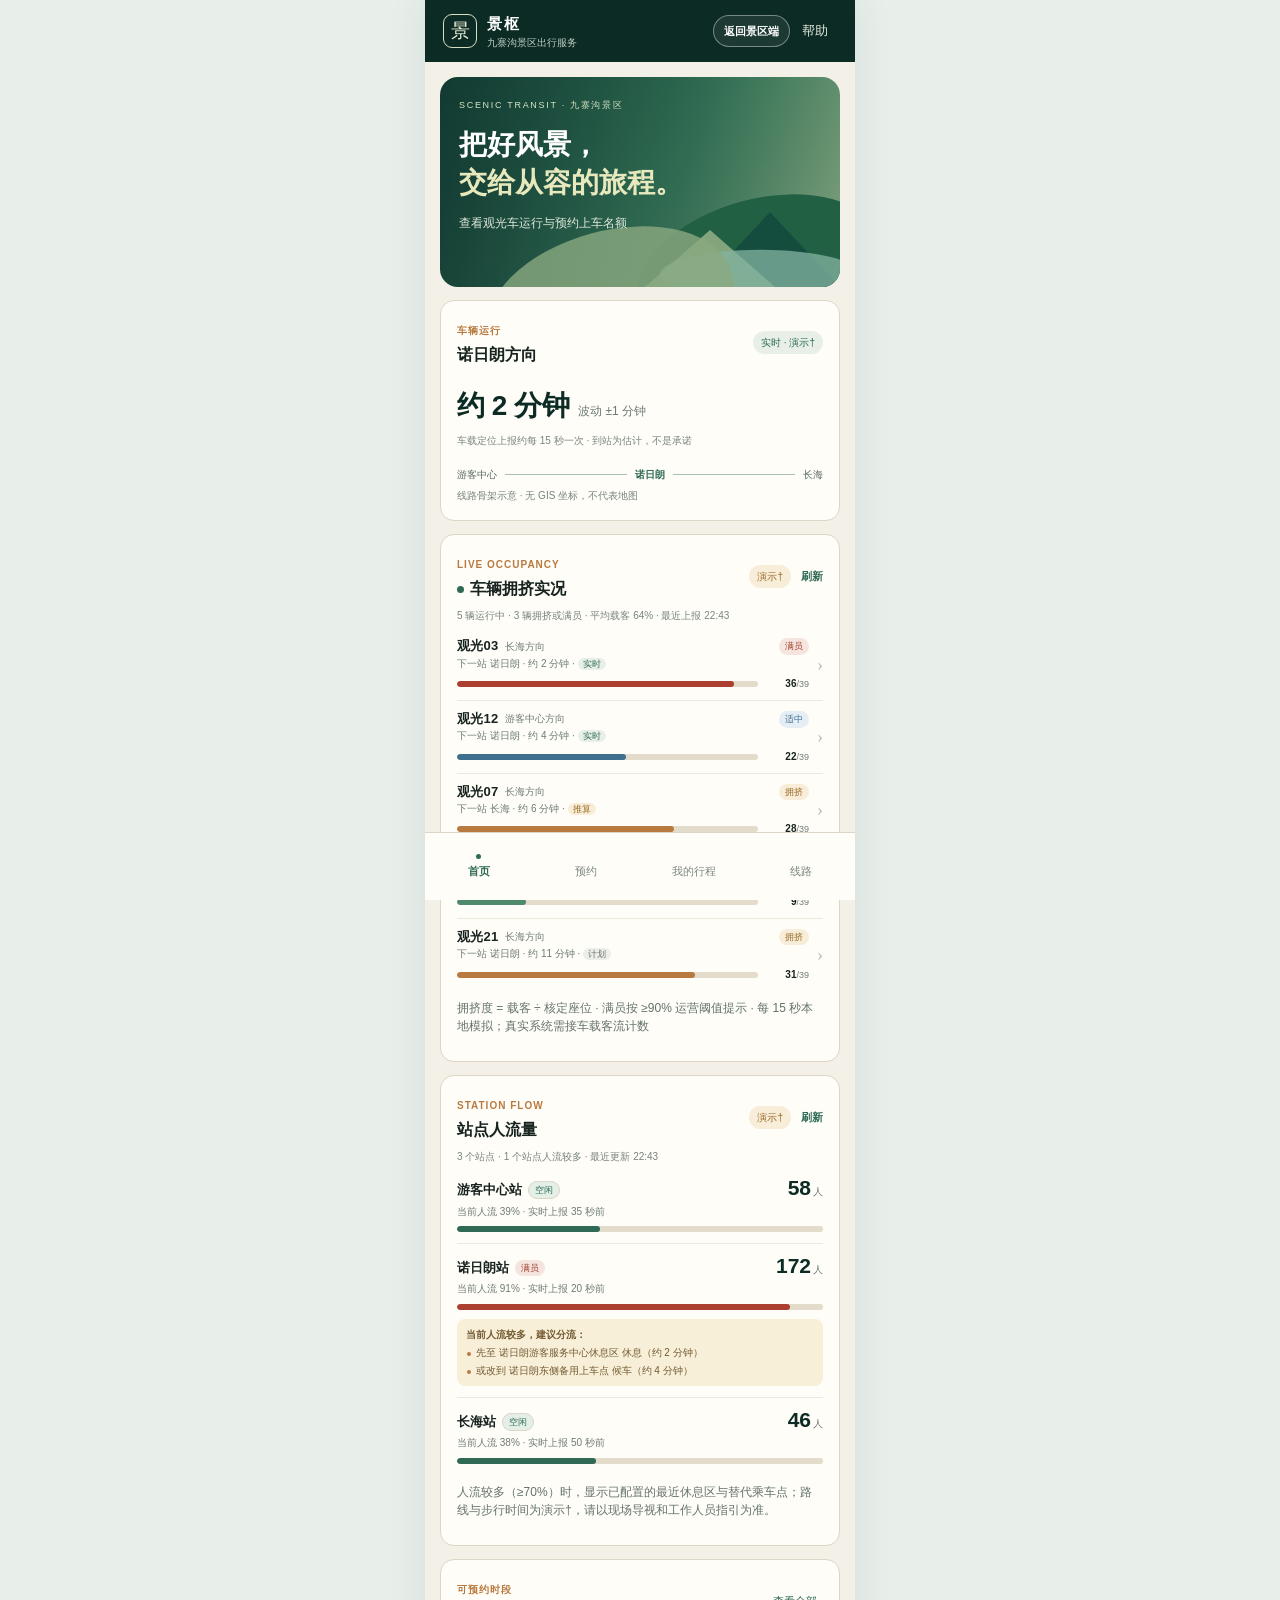
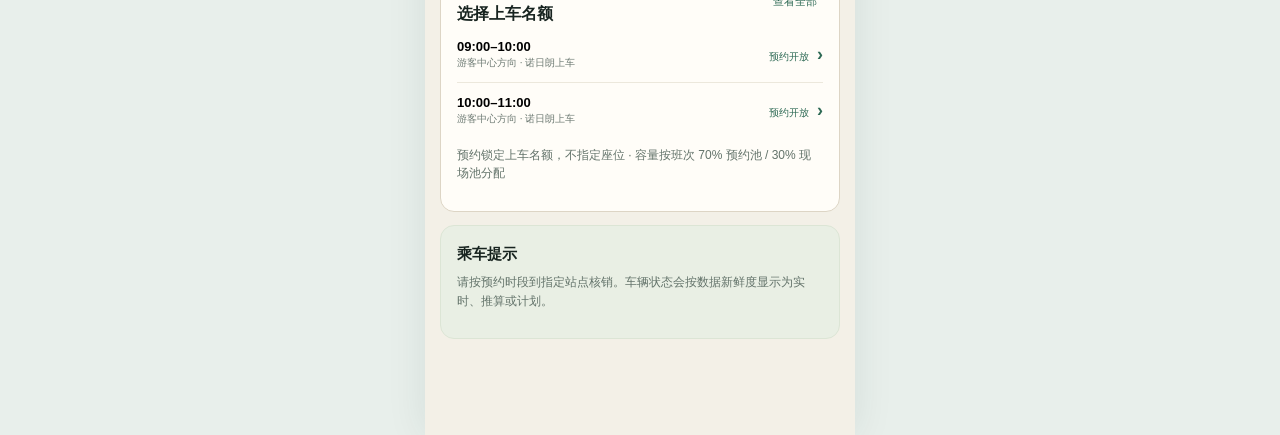
<file: static/guest.html>
<!doctype html>
<html lang="zh-CN"><head><meta charset="utf-8"><meta name="viewport" content="width=device-width,initial-scale=1,viewport-fit=cover"><meta name="theme-color" content="#0c2b24"><title>景枢·游客端</title><link rel="stylesheet" href="guest.css?v=station-flow"></head>
<body><div class="app-shell"><header class="guest-head"><div class="brand"><span class="brand-mark">景</span><span><b>景枢</b><small>九寨沟景区出行服务</small></span></div><div class="head-actions"><a class="scenic-return" href="index.html?role=dispatcher#overview">返回景区端</a><button class="help" data-action="help">帮助</button></div></header><div id="offline" class="offline" hidden>车辆定位暂不可用，当前显示计划班次；恢复后自动更新。</div>
<main id="guest-app" aria-live="polite"></main><nav class="tabbar"><button data-page="home" class="active">首页</button><button data-page="booking">预约</button><button data-page="trips">我的行程</button><button data-page="routes">线路</button></nav></div><dialog id="dialog"><div id="dialog-content"></div><button class="close" data-action="close">知道了</button></dialog><div id="toast" role="status"></div><script src="guest-adapter.js?v=3"></script><script src="guest.js?v=3"></script></body></html>
</file>
<file: static/guest.css>
:root{--forest:#0c2b24;--moss:#2e6a55;--ochre:#b87a3f;--bg:#f3f0e7;--ink:#17231f;--muted:#6d7a73;--line:#ddd5c5;--cream:#fffdf8;--red:#ab4030;--blue:#3d6f8f}*{box-sizing:border-box}body{margin:0;background:#e8efeb;color:var(--ink);font:15px/1.55 -apple-system,BlinkMacSystemFont,"Segoe UI","PingFang SC","Microsoft YaHei",sans-serif}.app-shell{width:min(100%,430px);min-height:100dvh;margin:auto;background:var(--bg);position:relative;padding-bottom:76px;box-shadow:0 0 38px #183b3417}.guest-head{height:62px;background:var(--forest);color:#fff;display:flex;align-items:center;justify-content:space-between;padding:0 18px}.brand{display:flex;align-items:center;gap:10px}.brand-mark{width:34px;height:34px;border:1px solid #d4dfc3;border-radius:9px;display:grid;place-items:center;color:#eff2d9;font-family:serif;font-size:19px}.brand b,.brand small{display:block}.brand b{letter-spacing:.12em}.brand small{color:#becfc4;font-size:10px}.help{border:0;background:transparent;color:#e3eadd;font-size:13px;padding:9px}.offline{padding:10px 15px;background:#e6e8e5;border-bottom:1px solid #d2d6d2;color:#515a55;font-size:12px}main{padding:15px 15px 20px}.hero{min-height:210px;position:relative;overflow:hidden;border-radius:18px;padding:22px 19px;color:#fff;background:linear-gradient(100deg,#123a32ed,#215f49cc 60%,#52886899),linear-gradient(130deg,#12382d,#6b9e76 52%,#d0c89c)}.hero:before,.hero:after{content:"";position:absolute;bottom:-45px;width:250px;height:145px;background:#0d352c;border-radius:55% 55% 0 0;transform:rotate(-15deg)}.hero:before{right:-45px;bottom:-57px;background:#226044}.hero:after{right:105px;bottom:-89px;background:#8aa980;opacity:.8}.hero>*{position:relative;z-index:1}.eyebrow{font-size:9px;letter-spacing:1.7px;color:#d5e4c5}.hero h1{font-family:Georgia,"Songti SC",serif;font-size:28px;line-height:1.35;margin:13px 0 7px}.hero h1 em{font-style:normal;color:#e8e8bd}.hero p{font-size:12px;color:#e0e9dc}.hero-land{position:absolute!important;right:0;bottom:0;width:160px;height:80px;z-index:0!important}.hero-land i,.hero-land b,.hero-land span{position:absolute;bottom:0;right:0;width:140px;height:75px;background:#0f453d;clip-path:polygon(50% 0,100% 100%,0 100%);opacity:.7}.hero-land b{right:65px;width:130px;height:57px;background:#c3d2a3;opacity:.6}.hero-land span{bottom:-15px;right:-20px;width:200px;height:55px;background:#83b5a0;clip-path:ellipse(50% 45% at 50% 50%);opacity:.75}.section{background:var(--cream);border:1px solid var(--line);border-radius:14px;padding:16px;margin-top:13px}.section-title{display:flex;align-items:center;justify-content:space-between;gap:8px}.section-title small,.page-title small{font-size:10px;letter-spacing:1px;color:var(--ochre);font-weight:700}.section-title h2,.section h2{font-size:16px;margin:3px 0 0}.badge{padding:4px 8px;border-radius:30px;background:#e7efe7;color:var(--moss);font-size:10px;white-space:nowrap}.badge.estimated{background:#f8edd8;color:#9a6b25}.badge.planned{background:#eceeea;color:#69736d}.badge.demo{background:#f8edd8;color:#9a6b25}.eta{display:flex;align-items:baseline;gap:9px;margin:16px 0 0}.eta strong{font-size:28px;color:var(--forest);letter-spacing:-.5px}.eta span{font-size:12px;color:var(--muted)}.source{font-size:10px;color:#78847d;margin-top:6px}.route-line{display:flex;align-items:center;gap:8px;margin-top:18px;color:#53685d;font-size:10px}.route-line i{height:1px;background:#a8c0ae;flex:1}.route-line b{color:var(--moss)}.slot-card{display:flex;justify-content:space-between;align-items:center;width:100%;padding:12px 0;border:0;border-bottom:1px solid #ece8dc;background:transparent;text-align:left}.slot-card:last-of-type{border-bottom:0}.slot-card b,.slot-card small{display:block}.slot-card b{font-size:13px}.slot-card small{font-size:10px;color:var(--muted);margin-top:2px}.slot-open{font-size:10px;color:var(--moss)}.slot-open b{display:inline;font-size:18px;margin-left:5px}.link{border:0;background:none;color:var(--moss);font-size:11px}.note-card{background:#e9efe4;border-color:#dce5d5}.note-card p,.section>p{font-size:12px;color:#63736a;margin-top:8px}.tabbar{position:fixed;z-index:4;bottom:0;left:50%;transform:translateX(-50%);width:min(100%,430px);height:68px;padding-bottom:env(safe-area-inset-bottom);display:flex;justify-content:space-around;align-items:center;background:#fffdf8;border-top:1px solid var(--line)}.tabbar button{flex:1;height:100%;border:0;background:none;color:#7b877f;font-size:11px}.tabbar button:before{content:"";display:block;width:5px;height:5px;border-radius:50%;background:transparent;margin:0 auto 5px}.tabbar button.active{color:var(--moss);font-weight:700}.tabbar button.active:before{background:var(--moss)}.page-title{padding:12px 2px 14px}.page-title h1{font-size:25px;margin:3px 0}.page-title p{font-size:12px;color:var(--muted)}.field{display:block;font-size:12px;font-weight:600;margin:16px 0}.field input,.field select{display:block;width:100%;height:48px;border:1px solid var(--line);background:white;border-radius:8px;padding:0 12px;margin-top:7px;font-size:14px}.notice{padding:12px;border-radius:9px;background:#f7edda;color:#735a32;font-size:11px;margin:12px 0}.agree{display:flex;gap:8px;align-items:flex-start;font-size:11px;color:#66736b;margin:14px 0}.agree input{accent-color:var(--moss);margin-top:3px}.primary,.secondary{width:100%;height:50px;border:0;border-radius:9px;background:var(--moss);color:white;font-weight:700;font-size:14px}.primary:disabled{background:#a8b5ad}.privacy{text-align:center;color:#929a92;font-size:10px;margin:12px}.booking-card{background:var(--cream);border:1px solid var(--line);border-radius:13px;padding:15px;margin:10px 0}.booking-top{display:flex;justify-content:space-between;align-items:center}.state{font-size:10px;padding:4px 8px;border-radius:20px;background:#e2efe4;color:#2f7653}.state.cancelled{background:#eceeea;color:#737a74}.state.checked_in{background:#e5eef4;color:#3d6f8f}.booking-card h2{font-size:15px;margin:12px 0 4px}.booking-card p{font-size:11px;color:var(--muted)}.qr{margin:14px auto 2px;width:190px;height:85px;border:1px dashed #bea77e;border-radius:9px;display:grid;place-items:center;background:repeating-linear-gradient(135deg,#faf7ef,#faf7ef 5px,#f0eadb 5px,#f0eadb 8px);font:700 13px ui-monospace,monospace;color:var(--forest);letter-spacing:1px}.secondary{margin-top:13px;background:#fff;border:1px solid var(--line);color:var(--moss);height:42px}.empty{text-align:center;padding:44px 18px;background:#fffdf8;border:1px solid var(--line);border-radius:14px}.empty div{font-size:16px;font-weight:700}.empty p{font-size:11px;color:var(--muted);margin:8px 0 18px}.route-map{display:flex;align-items:center;justify-content:center;background:#fff;border:1px solid var(--line);border-radius:13px;padding:24px 10px}.route-map div{display:grid;justify-items:center;gap:8px;font-size:9px;white-space:nowrap}.route-map i{font-style:normal;width:26px;height:26px;border-radius:50%;display:grid;place-items:center;background:#e2efe6;color:var(--moss);font-weight:700}.route-map span{height:2px;background:#b9d2c0;width:36px}dialog{border:0;border-radius:14px;padding:20px;max-width:350px;width:calc(100% - 40px);box-shadow:0 18px 55px #102c2440}dialog::backdrop{background:#102c2470}dialog p{font-size:12px;color:#627068}.close{margin-top:16px;height:42px;width:100%;border:0;border-radius:8px;background:var(--forest);color:white}#toast{position:fixed;bottom:82px;left:50%;transform:translate(-50%,10px);padding:10px 15px;background:#203b31;color:white;border-radius:8px;font-size:12px;opacity:0;transition:.2s;z-index:10;pointer-events:none;white-space:nowrap}#toast.show{opacity:1;transform:translate(-50%,0)}

.head-actions{display:flex;align-items:center;gap:3px}.scenic-return{display:inline-flex;align-items:center;justify-content:center;min-height:32px;border:1px solid #ffffff66;border-radius:18px;padding:5px 10px;background:#ffffff12;color:#fff;font-size:11px;font-weight:700;line-height:1;text-decoration:none;white-space:nowrap}.scenic-return:hover{background:#ffffff28;text-decoration:none}.scenic-return:focus-visible{outline:2px solid #fff;outline-offset:2px}.driver-shell .scenic-return{font-size:11px}
/* 车辆拥挤实况 */
.crowd-section{padding-bottom:13px}
.crowd-tools{display:flex;align-items:center;gap:4px;flex:none}
.crowd-refresh{padding:6px 0 6px 6px;font-weight:600}
.live-dot{display:inline-block;width:7px;height:7px;border-radius:50%;background:#2e6a55;margin-right:6px;position:relative;top:-1px;animation:livePulse 2.2s ease-out infinite}
@keyframes livePulse{0%,100%{box-shadow:0 0 0 0 #2e6a5540}50%{box-shadow:0 0 0 5px #2e6a5500}}
.crowd-summary{font-size:10px;color:#78847d;margin-top:6px;line-height:1.55}
.veh-list{margin-top:7px}
.veh-row{display:flex;align-items:center;gap:8px;width:100%;border:0;border-top:1px solid #ece8dc;background:transparent;padding:9px 0 8px;text-align:left;color:inherit;font:inherit;cursor:pointer;appearance:none;-webkit-appearance:none}
.veh-row:first-child{border-top:0;padding-top:7px}
.veh-row:hover{background:#faf7ef}
.veh-main{flex:1;min-width:0;display:block}
.veh-head{display:flex;align-items:center;gap:6px;flex-wrap:wrap;line-height:1.4}
.veh-head b{font-size:13px;letter-spacing:.02em}
.veh-dir{font-size:10px;color:var(--muted);white-space:nowrap}
.veh-level{font-size:9px;line-height:1.4;padding:2px 6px;border:0;border-radius:20px;white-space:nowrap;flex:none}
.veh-head .veh-level{margin-left:auto}
.veh-level.empty{background:#e4efe7;color:#2e6a55}
.veh-level.normal{background:#e5eef4;color:#3d6f8f}
.veh-level.crowded{background:#f8edd8;color:#9a6b25}
.veh-level.full{background:#f6e4df;color:#a2402f}
.veh-sub{display:block;font-size:10px;line-height:1.45;color:var(--muted);margin-top:1px;white-space:nowrap;overflow:hidden;text-overflow:ellipsis}
.fresh{font-size:9px;padding:1px 5px;border-radius:20px;white-space:nowrap}
.fresh.realtime{background:#e7efe7;color:#2e6a55}
.fresh.estimated{background:#f8edd8;color:#9a6b25}
.fresh.planned{background:#eceeea;color:#69736d}
.load-line{display:flex;align-items:center;gap:7px;margin-top:5px}
.load-track{position:relative;flex:1;height:6px;border-radius:6px;background:#e4dccb;overflow:hidden}
.load-track i{display:block;height:100%;border-radius:6px;background:var(--moss);transition:width .4s ease}
.veh-row.level-empty .load-track i{background:#4f8a6c}
.veh-row.level-normal .load-track i{background:#3d6f8f}
.veh-row.level-crowded .load-track i{background:#b87a3f}
.veh-row.level-full .load-track i{background:#ab4030}
.load-num{font-size:9px;color:var(--muted);min-width:44px;text-align:right;font-variant-numeric:tabular-nums;white-space:nowrap}
.load-num b{color:var(--ink);font-size:10px}
.veh-chev{color:#b3bdb4;font-size:18px;line-height:1;font-family:serif}
.veh-row:focus-visible,.crowd-refresh:focus-visible{outline:2px solid #2e6a55;outline-offset:2px;border-radius:6px}
.veh-detail-head{display:flex;justify-content:space-between;align-items:flex-start;gap:8px}
.veh-detail-head small{font-size:9px;letter-spacing:1px;color:var(--ochre);font-weight:700}
.veh-detail-head h2{font-size:20px;margin:2px 0}
.veh-detail-head p{font-size:11px;color:var(--muted);margin:0}
.veh-detail-head .veh-level{margin-left:0}
.veh-pct{display:flex;align-items:baseline;gap:8px;margin-top:16px}
.veh-pct strong{font-size:34px;color:var(--forest);letter-spacing:-1px;line-height:1}
.veh-pct span{font-size:10px;color:var(--muted)}
.load-track.big{height:9px;margin-top:9px}
.veh-detail.level-empty .load-track.big i{background:#4f8a6c}
.veh-detail.level-normal .load-track.big i{background:#3d6f8f}
.veh-detail.level-crowded .load-track.big i{background:#b87a3f}
.veh-detail.level-full .load-track.big i{background:#ab4030}
.veh-facts{display:grid;grid-template-columns:1fr 1fr;gap:7px;margin:14px 0 4px}
.veh-fact{background:#f5f1e8;border-radius:9px;padding:8px 10px;min-width:0}
.veh-fact small{display:block;font-size:9px;color:var(--muted)}
.veh-fact b{display:block;font-size:12px;margin-top:3px;white-space:nowrap;overflow:hidden;text-overflow:ellipsis}
.spark-title{font-size:10px;color:var(--muted);margin-top:12px}
.spark{display:flex;align-items:flex-end;gap:4px;height:44px;margin-top:6px;padding:0 2px}
.spark i{flex:1;min-width:4px;background:#cfdcc9;border-radius:3px 3px 0 0;min-height:5px}
.spark i:last-child{background:var(--moss)}
.veh-detail.level-empty .spark i:last-child{background:#2e6a55}
.veh-detail.level-normal .spark i:last-child{background:#3d6f8f}
.veh-detail.level-crowded .spark i:last-child{background:#b87a3f}
.veh-detail.level-full .spark i:last-child{background:#ab4030}
.crowd-legend{display:grid;grid-template-columns:1fr 1fr;gap:6px 10px;margin:10px 0 2px}
.legend-item{display:flex;align-items:center;gap:6px;font-size:10px;color:#5d6b63;white-space:nowrap}
.legend-dot{display:block;width:8px;height:8px;padding:0;border:0;border-radius:50%;flex:none}
.legend-dot.empty{background:#2e6a55}
.legend-dot.normal{background:#3d6f8f}
.legend-dot.crowded{background:#b87a3f}
.legend-dot.full{background:#ab4030}
#dialog{max-height:88dvh;overflow:auto}
.station-crowd-section{padding-bottom:13px}.station-flow-summary{margin-top:6px;color:#78847d;font-size:10px;line-height:1.55}.station-flow-list{margin-top:8px}.station-flow-row{padding:11px 0;border-top:1px solid #ece8dc}.station-flow-row:first-child{border-top:0;padding-top:5px}.station-flow-head{display:flex;align-items:flex-start;justify-content:space-between;gap:10px}.station-flow-head>div:first-child{min-width:0}.station-flow-head b{font-size:13px}.station-flow-status{display:inline-block;margin-left:6px;padding:2px 6px;border-radius:20px;font-size:9px;line-height:1.35;vertical-align:1px}.station-flow-status.empty{background:#e4efe7;color:#2e6a55}.station-flow-status.normal{background:#e5eef4;color:#3d6f8f}.station-flow-status.crowded{background:#f8edd8;color:#9a6b25}.station-flow-status.full{background:#f6e4df;color:#a2402f}.station-flow-count{display:flex;align-items:baseline;gap:2px;color:var(--forest);white-space:nowrap}.station-flow-count b{font-size:21px;line-height:1}.station-flow-count span{font-size:10px;color:var(--muted)}.station-flow-meta{margin-top:3px;color:var(--muted);font-size:10px}.station-flow-track{height:6px;margin-top:7px;overflow:hidden;border-radius:99px;background:#e4dccb}.station-flow-track i{display:block;height:100%;border-radius:inherit;background:var(--moss);transition:width .4s ease}.station-flow-row.level-normal .station-flow-track i{background:#3d6f8f}.station-flow-row.level-crowded .station-flow-track i{background:#b87a3f}.station-flow-row.level-full .station-flow-track i{background:#ab4030}.station-guide{display:grid;gap:3px;margin-top:9px;padding:8px 9px;border-radius:8px;background:#f8efd8;color:#735a32;font-size:10px;line-height:1.5}.station-guide b{font-size:10px}.station-guide span{padding-left:10px;position:relative}.station-guide span:before{content:"";position:absolute;left:1px;top:.68em;width:4px;height:4px;border-radius:50%;background:#b87a3f}@media (prefers-reduced-motion:reduce){.station-flow-track i{transition:none}}
@media (prefers-reduced-motion:reduce){.live-dot{animation:none;box-shadow:none}.load-track i{transition:none}}
</file>
